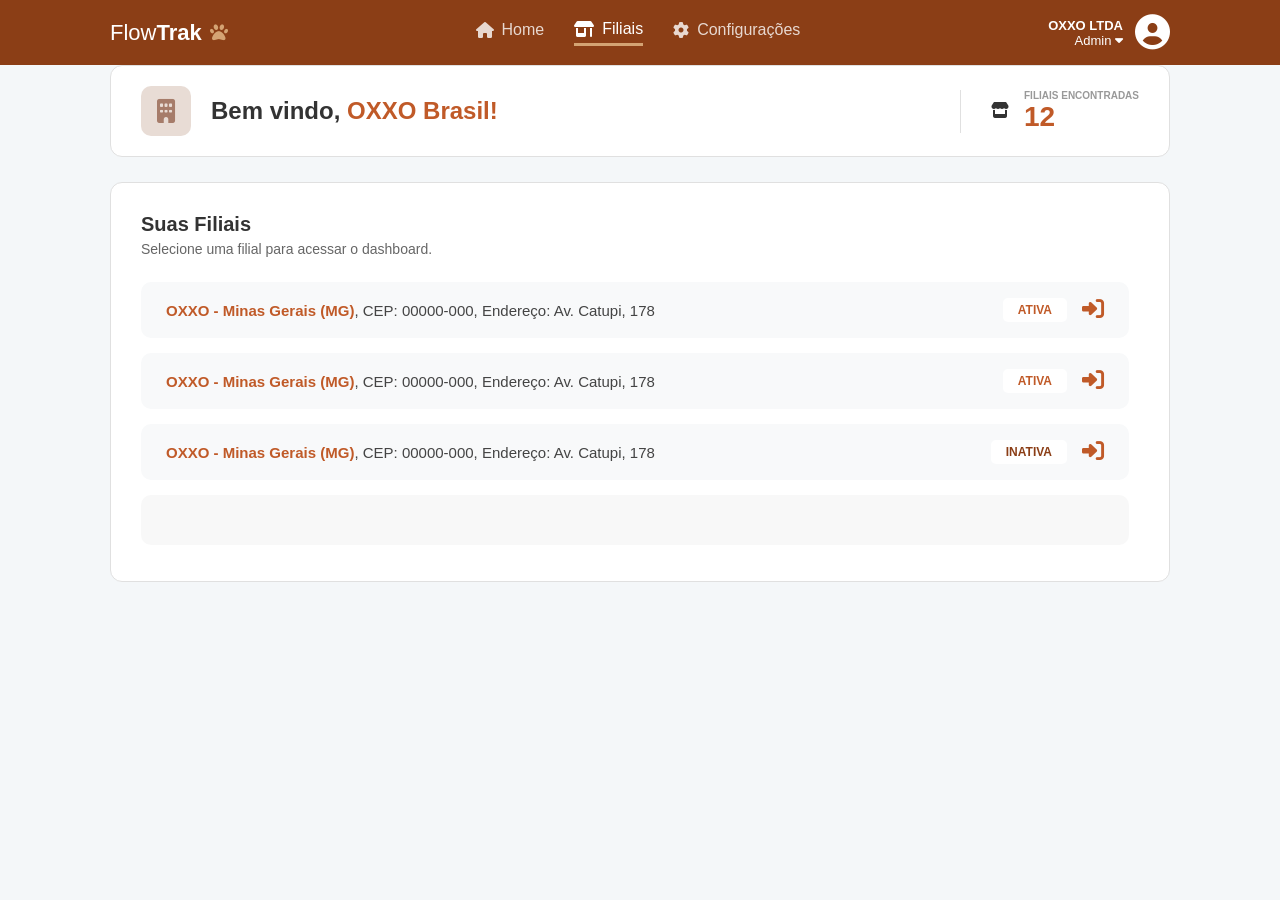
<file: Dashboard/dash_filiais.html>
<!DOCTYPE html>
<html lang="pt-br">
<head>
    <meta charset="UTF-8">
    <meta name="viewport" content="width=device-width, initial-scale=1.0">
    <title>FlowTrak - Filiais</title>
    <link rel="stylesheet" href="./assets/css/dash_filiais.css">
    <!--emojis-->
    <link rel="stylesheet" href="https://cdnjs.cloudflare.com/ajax/libs/font-awesome/6.4.0/css/all.min.css">
</head>
<body>

    <header class="navbar">
        <div class="container nav-content">
            <div class="logo">
                <span class="logo-text">Flow<span class="bold">Trak</span></span>
                <i class="fa-solid fa-paw logo-icon"></i>
            </div>
            
            <nav class="main-menu">
                <a href="#"><i class="fa-solid fa-house"></i> Home</a>
                <a href="#" class="active"><i class="fa-solid fa-shop"></i> Filiais</a>
                <a href="#"><i class="fa-solid fa-gear"></i> Configurações</a>
            </nav>

            <div class="user-profile">
                <div class="user-info">
                    <span class="user-name">OXXO LTDA</span>
                    <span class="user-role">Admin <i class="fa-solid fa-caret-down"></i></span>
                </div>
                <div class="user-avatar">
                    <i class="fa-solid fa-circle-user"></i>
                </div>
            </div>
        </div>
    </header>

    <main class="container">
   
        <section class="welcome-banner">
            <div class="welcome-info">
                <div class="icon-box">
                    <i class="fa-solid fa-building"></i>
                </div>
                <h2>Bem vindo, <span class="highlight">OXXO Brasil!</span></h2>
            </div>
            <div class="stats-box">
                <div class="icon-box-small">
                    <i class="fa-solid fa-store"></i>
                </div>
                <div class="stats-text">
                    <p>FILIAIS ENCONTRADAS</p>
                    <span class="count">12</span>
                </div>
            </div>
        </section>

       
        <section class="filiais-section">
            <div class="section-header">
                <h3>Suas Filiais</h3>
                <p>Selecione uma filial para acessar o dashboard.</p>
            </div>

            <div class="filiais-list">
      
                <div class="filial-card">
                    <p class="filial-desc">
                        <span class="filial-title">OXXO - Minas Gerais (MG)</span>, 
                        CEP: 00000-000, Endereço: Av. Catupi, 178
                    </p>
                    <div class="filial-actions">
                        <span class="status-badge ativa">ATIVA</span>
                        <button class="btn-enter"><i class="fa-solid fa-right-to-bracket"></i></button>
                    </div>
                </div>


                <div class="filial-card">
                    <p class="filial-desc">
                        <span class="filial-title">OXXO - Minas Gerais (MG)</span>, 
                        CEP: 00000-000, Endereço: Av. Catupi, 178
                    </p>
                    <div class="filial-actions">
                        <span class="status-badge ativa">ATIVA</span>
                        <button class="btn-enter"><i class="fa-solid fa-right-to-bracket"></i></button>
                    </div>
                </div>


                <div class="filial-card">
                    <p class="filial-desc">
                        <span class="filial-title">OXXO - Minas Gerais (MG)</span>, 
                        CEP: 00000-000, Endereço: Av. Catupi, 178
                    </p>
                    <div class="filial-actions">
                        <span class="status-badge inativa">INATIVA</span>
                        <button class="btn-enter"><i class="fa-solid fa-right-to-bracket"></i></button>
                    </div>
                </div>

                <!-- item vazioskelton simulado -->
                <div class="filial-card empty"></div>
            </div>
        </section>
    </main>

</body>
</html>
</file>
<file: Dashboard/assets/css/dash_filiais.css>
:root {
    --primary-brown: #8B3E16;
    --bg-light: #F4F7F9;
    --white: #FFFFFF;
    --text-dark: #333333;
    --text-muted: #666666;
    --border-color: #E0E0E0;
    --accent-orange: #C05A28;
}

* {
    margin: 0;
    padding: 0;
    box-sizing: border-box;
    font-family: 'Segoe UI', Tahoma, Geneva, Verdana, sans-serif;
}

body {
    background-color: var(--bg-light);
    color: var(--text-dark);
}

.container {
    max-width: 1100px;
    margin: 0 auto;
    padding: 0 20px;
}

/* Header & Navbar */
.navbar {
    background-color: var(--primary-brown);
    color: white;
    padding: 15px 0;
}

.nav-content {
    display: flex;
    justify-content: space-between;
    align-items: center;
}

.logo {
    display: flex;
    align-items: center;
    font-size: 22px;
}

.logo-text .bold { font-weight: bold; }
.logo-icon { margin-left: 8px; font-size: 18px; color: #D4A373; }

.main-menu {
    display: flex;
    gap: 30px;
}

.main-menu a {
    color: rgba(255, 255, 255, 0.8);
    text-decoration: none;
    font-weight: 500;
    display: flex;
    align-items: center;
    gap: 8px;
    padding-bottom: 5px;
}

.main-menu a.active {
    color: white;
    border-bottom: 3px solid #D4A373;
}

.user-profile {
    display: flex;
    align-items: center;
    gap: 12px;
}

.user-info {
    text-align: right;
    font-size: 13px;
}

.user-name { font-weight: bold; display: block; }
.user-avatar i { font-size: 35px; }


main { margin-top: 30px; }

.welcome-banner {
    background: var(--white);
    border: 1px solid var(--border-color);
    border-radius: 12px;
    padding: 20px 30px;
    display: flex;
    justify-content: space-between;
    align-items: center;
    margin-bottom: 25px;
}

.welcome-info {
    display: flex;
    align-items: center;
    gap: 20px;
}

.icon-box {
    background-color: #E8DCD5;
    color: #A67C6A;
    width: 50px;
    height: 50px;
    border-radius: 10px;
    display: flex;
    justify-content: center;
    align-items: center;
    font-size: 24px;
}

.highlight { color: var(--accent-orange); font-weight: bold; }

.stats-box {
    display: flex;
    align-items: center;
    gap: 15px;
    border-left: 1px solid var(--border-color);
    padding-left: 30px;
}

.stats-text p { font-size: 10px; font-weight: bold; color: #999; }
.stats-text .count { font-size: 28px; font-weight: bold; color: var(--accent-orange); }

/* Filiais Section */
.filiais-section {
    background: var(--white);
    border: 1px solid var(--border-color);
    border-radius: 12px;
    padding: 30px;
    min-height: 400px;
}

.section-header h3 { font-size: 20px; margin-bottom: 5px; }
.section-header p { color: var(--text-muted); font-size: 14px; margin-bottom: 25px; }

.filiais-list {
    display: flex;
    flex-direction: column;
    gap: 15px;
    max-height: 350px;
    overflow-y: auto;
    padding-right: 10px;
}

.filial-card {
    background: #F8F9FA;
    border-radius: 10px;
    padding: 15px 25px;
    display: flex;
    justify-content: space-between;
    align-items: center;
}

.filial-card.empty { height: 50px; background: #F1F1F1; opacity: 0.5; }

.filial-title { color: var(--accent-orange); font-weight: bold; }
.filial-desc { font-size: 15px; color: #444; }

.filial-actions {
    display: flex;
    align-items: center;
    gap: 15px;
}

.status-badge {
    font-size: 12px;
    font-weight: bold;
    padding: 5px 15px;
    border-radius: 5px;
    background: white;
}

.status-badge.ativa { color: var(--accent-orange); }
.status-badge.inativa { color: #8B3E16; }

.btn-enter {
    background: transparent;
    border: none;
    color: var(--accent-orange);
    font-size: 22px;
    cursor: pointer;
    transition: transform 0.2s;
}

.btn-enter:hover { transform: translateX(3px); }


.filiais-list::-webkit-scrollbar { width: 6px; }
.filiais-list::-webkit-scrollbar-track { background: transparent; }
.filiais-list::-webkit-scrollbar-thumb { background: #DDD; border-radius: 10px; }
</file>
<file: web-data-viz/public/css/dashboard-filiais.css>
:root {
    --primary-brown: #8B3E16;
    --bg-light: #F4F7F9;
    --white: #FFFFFF;
    --text-dark: #333333;
    --text-muted: #666666;
    --border-color: #E0E0E0;
    --accent-orange: #C05A28;
}

* {
    margin: 0;
    padding: 0;
    box-sizing: border-box;
    font-family: 'Segoe UI', Tahoma, Geneva, Verdana, sans-serif;
}

body {
    background-color: var(--bg-light);
    color: var(--text-dark);
}

.container {
    max-width: 1100px;
    margin: 0 auto;
    padding: 0 20px;
}

/* Header & Navbar */
.navbar {
    background-color: var(--primary-brown);
    color: white;
    padding: 15px 0;
}

.nav-content {
    display: flex;
    justify-content: space-between;
    align-items: center;
}

.logo {
    display: flex;
    align-items: center;
    font-size: 22px;
}

.logo-text .bold { font-weight: bold; }
.logo-icon { margin-left: 8px; font-size: 18px; color: #D4A373; }

.main-menu {
    display: flex;
    gap: 30px;
}

.main-menu a {
    color: rgba(255, 255, 255, 0.8);
    text-decoration: none;
    font-weight: 500;
    display: flex;
    align-items: center;
    gap: 8px;
    padding-bottom: 5px;
}

.main-menu a.active {
    color: white;
    border-bottom: 3px solid #D4A373;
}

.user-profile {
    display: flex;
    align-items: center;
    gap: 12px;
}

.user-info {
    text-align: right;
    font-size: 13px;
}

.user-name { font-weight: bold; display: block; }
.user-avatar i { font-size: 35px; }


main { margin-top: 30px; }

.welcome-banner {
    background: var(--white);
    border: 1px solid var(--border-color);
    border-radius: 12px;
    padding: 20px 30px;
    display: flex;
    justify-content: space-between;
    align-items: center;
    margin-bottom: 25px;
}

.welcome-info {
    display: flex;
    align-items: center;
    gap: 20px;
}

.icon-box {
    background-color: #E8DCD5;
    color: #A67C6A;
    width: 50px;
    height: 50px;
    border-radius: 10px;
    display: flex;
    justify-content: center;
    align-items: center;
    font-size: 24px;
}

.highlight { color: var(--accent-orange); font-weight: bold; }

.stats-box {
    display: flex;
    align-items: center;
    gap: 15px;
    border-left: 1px solid var(--border-color);
    padding-left: 30px;
}

.stats-text p { font-size: 10px; font-weight: bold; color: #999; }
.stats-text .count { font-size: 28px; font-weight: bold; color: var(--accent-orange); }

/* Filiais Section */
.filiais-section {
    background: var(--white);
    border: 1px solid var(--border-color);
    border-radius: 12px;
    padding: 30px;
    min-height: 400px;
}

.section-header h3 { font-size: 20px; margin-bottom: 5px; }
.section-header p { color: var(--text-muted); font-size: 14px; margin-bottom: 25px; }

.filiais-list {
    display: flex;
    flex-direction: column;
    gap: 15px;
    max-height: 350px;
    overflow-y: auto;
    padding-right: 10px;
}

.filial-card {
    background: #F8F9FA;
    border-radius: 10px;
    padding: 15px 25px;
    display: flex;
    justify-content: space-between;
    align-items: center;
}

.filial-card.empty { height: 50px; background: #F1F1F1; opacity: 0.5; }

.filial-title { color: var(--accent-orange); font-weight: bold; }
.filial-desc { font-size: 15px; color: #444; }

.filial-actions {
    display: flex;
    align-items: center;
    gap: 15px;
}

.status-badge {
    font-size: 12px;
    font-weight: bold;
    padding: 5px 15px;
    border-radius: 5px;
    background: white;
}

.status-badge.ativa { color: var(--accent-orange); }
.status-badge.inativa { color: #8B3E16; }

.btn-enter {
    background: transparent;
    border: none;
    color: var(--accent-orange);
    font-size: 22px;
    cursor: pointer;
    transition: transform 0.2s;
}

.btn-enter:hover { transform: translateX(3px); }


.filiais-list::-webkit-scrollbar { width: 6px; }
.filiais-list::-webkit-scrollbar-track { background: transparent; }
.filiais-list::-webkit-scrollbar-thumb { background: #DDD; border-radius: 10px; }
</file>
